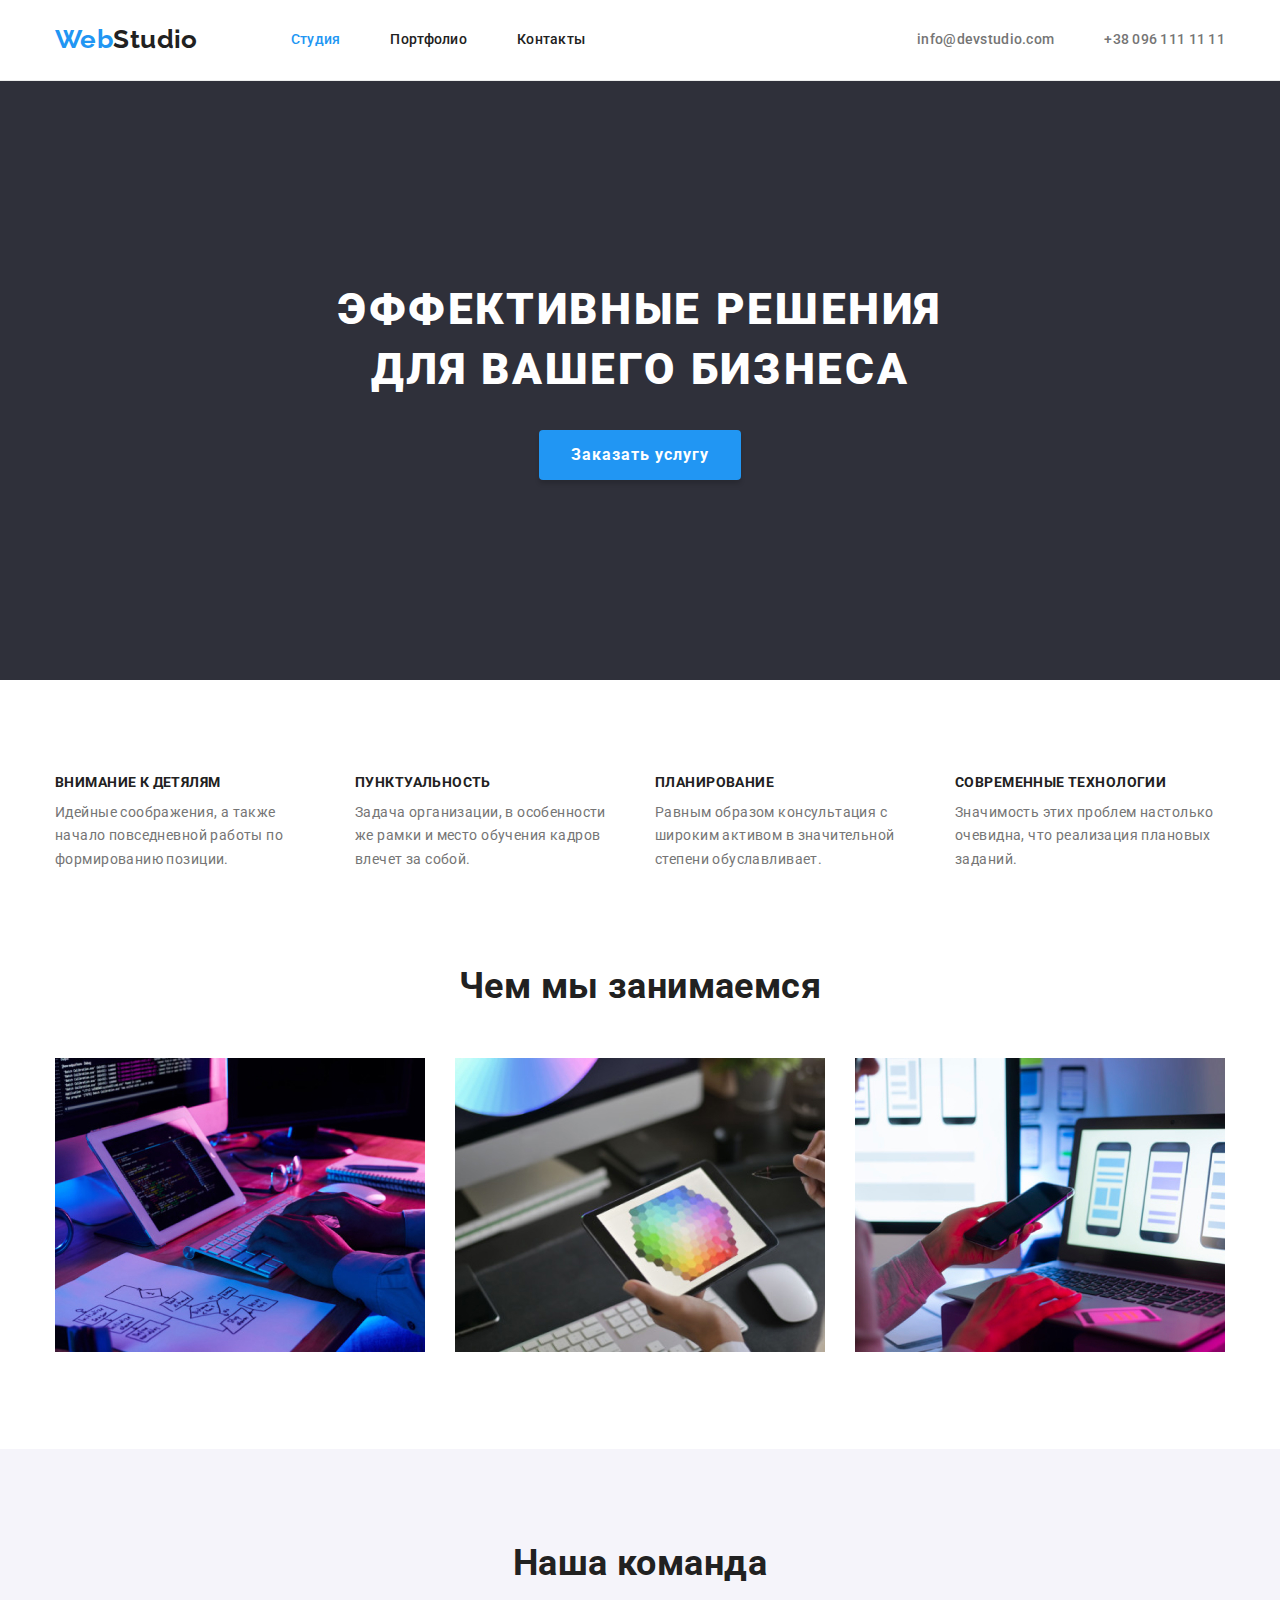
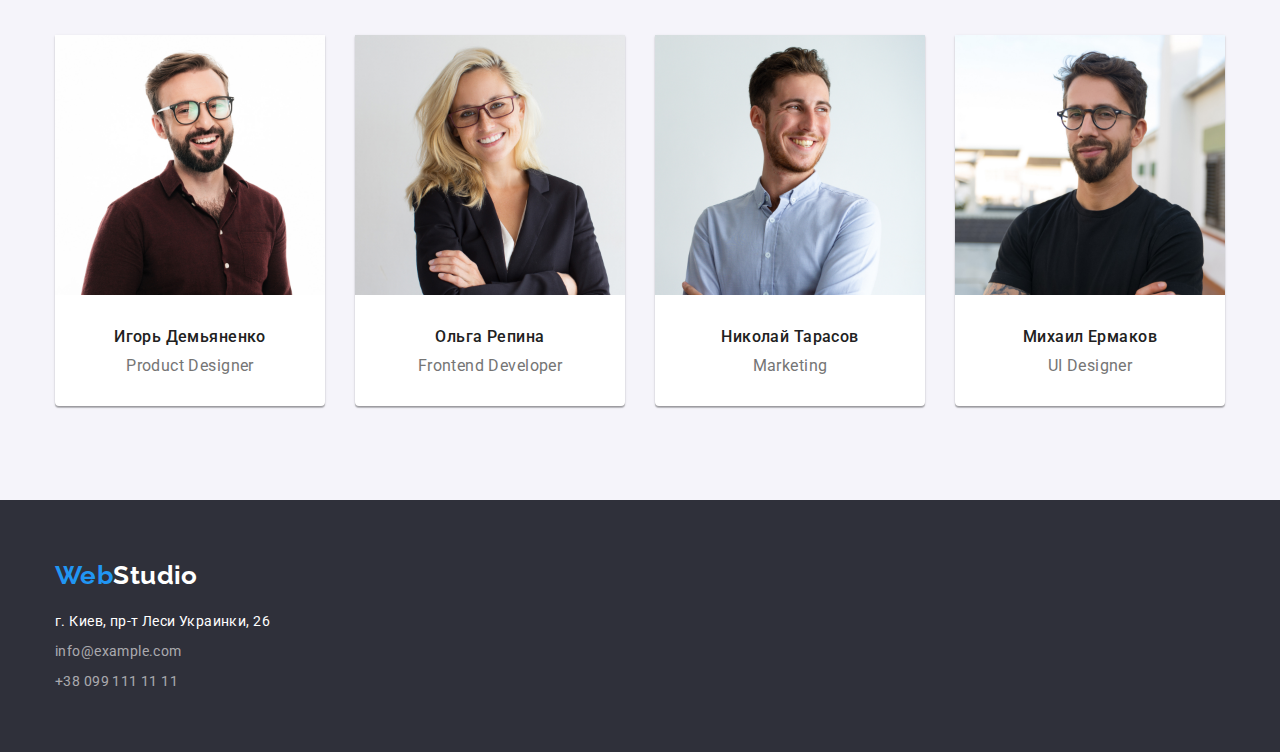
<file: index.html>
<!DOCTYPE html>
<html lang="ru">
  <head>
    <!-- <meta http-equiv="Content-Type" content="charset=utf-8" /> -->
    <meta charset="utf-8" />
    <link rel="preconnect" href="https://fonts.googleapis.com" />
    <link rel="preconnect" href="https://fonts.gstatic.com" crossorigin />
    <link
      href="https://fonts.googleapis.com/css2?family=Raleway:wght@700&family=Roboto:wght@400;500;700;900&display=swap"
      rel="stylesheet"
    />
    <link rel="stylesheet" href="./css/modern-normalize.css" />
    <link rel="stylesheet" href="./css/style.css" />

    <title>
      Студия WebStudio - макеты веб-сайтов, приложений, актуальные маркетинговые
      и дизайнерские решения
    </title>
  </head>
  <body>
    <!-- Хедер (шапка) -->
    <header class="top-line">
      <div class="box container">
        <nav class="nav-main">
          <ul class="list">
            <li>
              <a href="./index.html" class="logo">
                Web<span class="top-logo">Studio</span>
              </a>
            </li>
            <li>
              <a href="./index.html" class="link selected">Студия</a>
            </li>
            <li>
              <a href="./portfolio.html" class="link">Портфолио</a>
            </li>
            <li>
              <a href="" class="link">Контакты</a>
            </li>
          </ul>
        </nav>
        <ul class="list">
          <li>
            <a href="mailto:info@devstudio.com" class="link mail-link"
              >info@devstudio.com</a
            >
          </li>
          <li>
            <a href="tel:+380961111111" class="link phone-link"
              >+38 096 111 11 11</a
            >
          </li>
        </ul>
      </div>
    </header>
    <main>
      <!-- Герой -->
      <section class="section hero">
        <div class="container">
          <h1 class="hero-title">
            Эффективные решения<br />
            для вашего бизнеса
          </h1>
          <button type="button" class="hero-but">Заказать услугу</button>
        </div>
      </section>
      <!-- Блок Особенности -->
      <section class="section features">
        <div class="container">
          <h2 class="hiden">Особенности</h2>
          <ul class="list">
            <li>
              <h3 class="title-third">Внимание к детялям</h3>
              <p class="text">
                Идейные соображения, а также начало повседневной работы по
                формированию позиции.
              </p>
            </li>
            <li>
              <h3 class="title-third">Пунктуальность</h3>
              <p class="text">
                Задача организации, в особенности же рамки и место обучения
                кадров влечет за собой.
              </p>
            </li>
            <li>
              <h3 class="title-third">Планирование</h3>
              <p class="text">
                Равным образом консультация с широким активом в значительной
                степени обуславливает.
              </p>
            </li>
            <li>
              <h3 class="title-third">Современные технологии</h3>
              <p class="text">
                Значимость этих проблем настолько очевидна, что реализация
                плановых заданий.
              </p>
            </li>
          </ul>
        </div>
      </section>
      <!--Чем мы занимаемся-->
      <section class="section what-we-do">
        <h2 class="title-second">Чем мы занимаемся</h2>
        <div class="container">
          <ul class="list">
            <li>
              <a href="">
                <img
                  src="./images/what_we_do.jpg"
                  alt="Программирование"
                  width="100%"
                />
              </a>
            </li>
            <li>
              <a href="">
                <img
                  src="./images/what_we_do2.jpg"
                  alt="Адаптация под мобильные устройства"
                  width="100%"
                />
              </a>
            </li>
            <li>
              <a href="">
                <img
                  src="./images/what_we_do3.jpg"
                  alt="Разработка дизайна"
                  width="100%"
                />
              </a>
            </li>
          </ul>
        </div>
      </section>
      <!--Наша команда-->
      <section class="section our-team">
        <div class="container">
          <h2 class="title-second">Наша команда</h2>
          <ul class="list">
            <li class="list-box">
              <img
                src="./images/team/igordem.jpg"
                alt="Дизайнер продукта Игорь демьяненко"
                width="100%"
              />
              <h3 class="title-third">Игорь Демьяненко</h3>
              <p class="text">Product Designer</p>
            </li>
            <li class="list-box">
              <img
                src="./images/team/olgarel.jpg"
                alt="Фронтенд разработчик Ольга Репина"
                width="100%"
              />
              <h3 class="title-third">Ольга Репина</h3>
              <p class="text">Frontend Developer</p>
            </li>
            <li class="list-box">
              <img
                src="./images/team/koliatar.jpg"
                alt="Маркетолог Николай Тарасов"
                width="100%"
              />
              <h3 class="title-third">Николай Тарасов</h3>
              <p class="text">Marketing</p>
            </li>
            <li class="list-box">
              <img
                src="./images/team/michailerm.jpg"
                alt="UI Дизайнер Михаил Ермаков"
                width="100%"
              />
              <h3 class="title-third">Михаил Ермаков</h3>
              <p class="text">UI Designer</p>
            </li>
          </ul>
        </div>
      </section>
    </main>
    <!--Подвал-->
    <footer class="bot-line">
      <div class="container">
        <a href="./index.html" class="logo">
          Web<span class="bot-logo">Studio</span>
        </a>
        <ul class="list">
          <li>
            <address class="address">г. Киев, пр-т Леси Украинки, 26</address>
          </li>
          <li>
            <a href="mailto:info@example.com" class="link">info@example.com</a>
          </li>
          <li>
            <a href="tel:+380991111111" class="link">+38 099 111 11 11</a>
          </li>
        </ul>
      </div>
    </footer>
  </body>
</html>
</file>
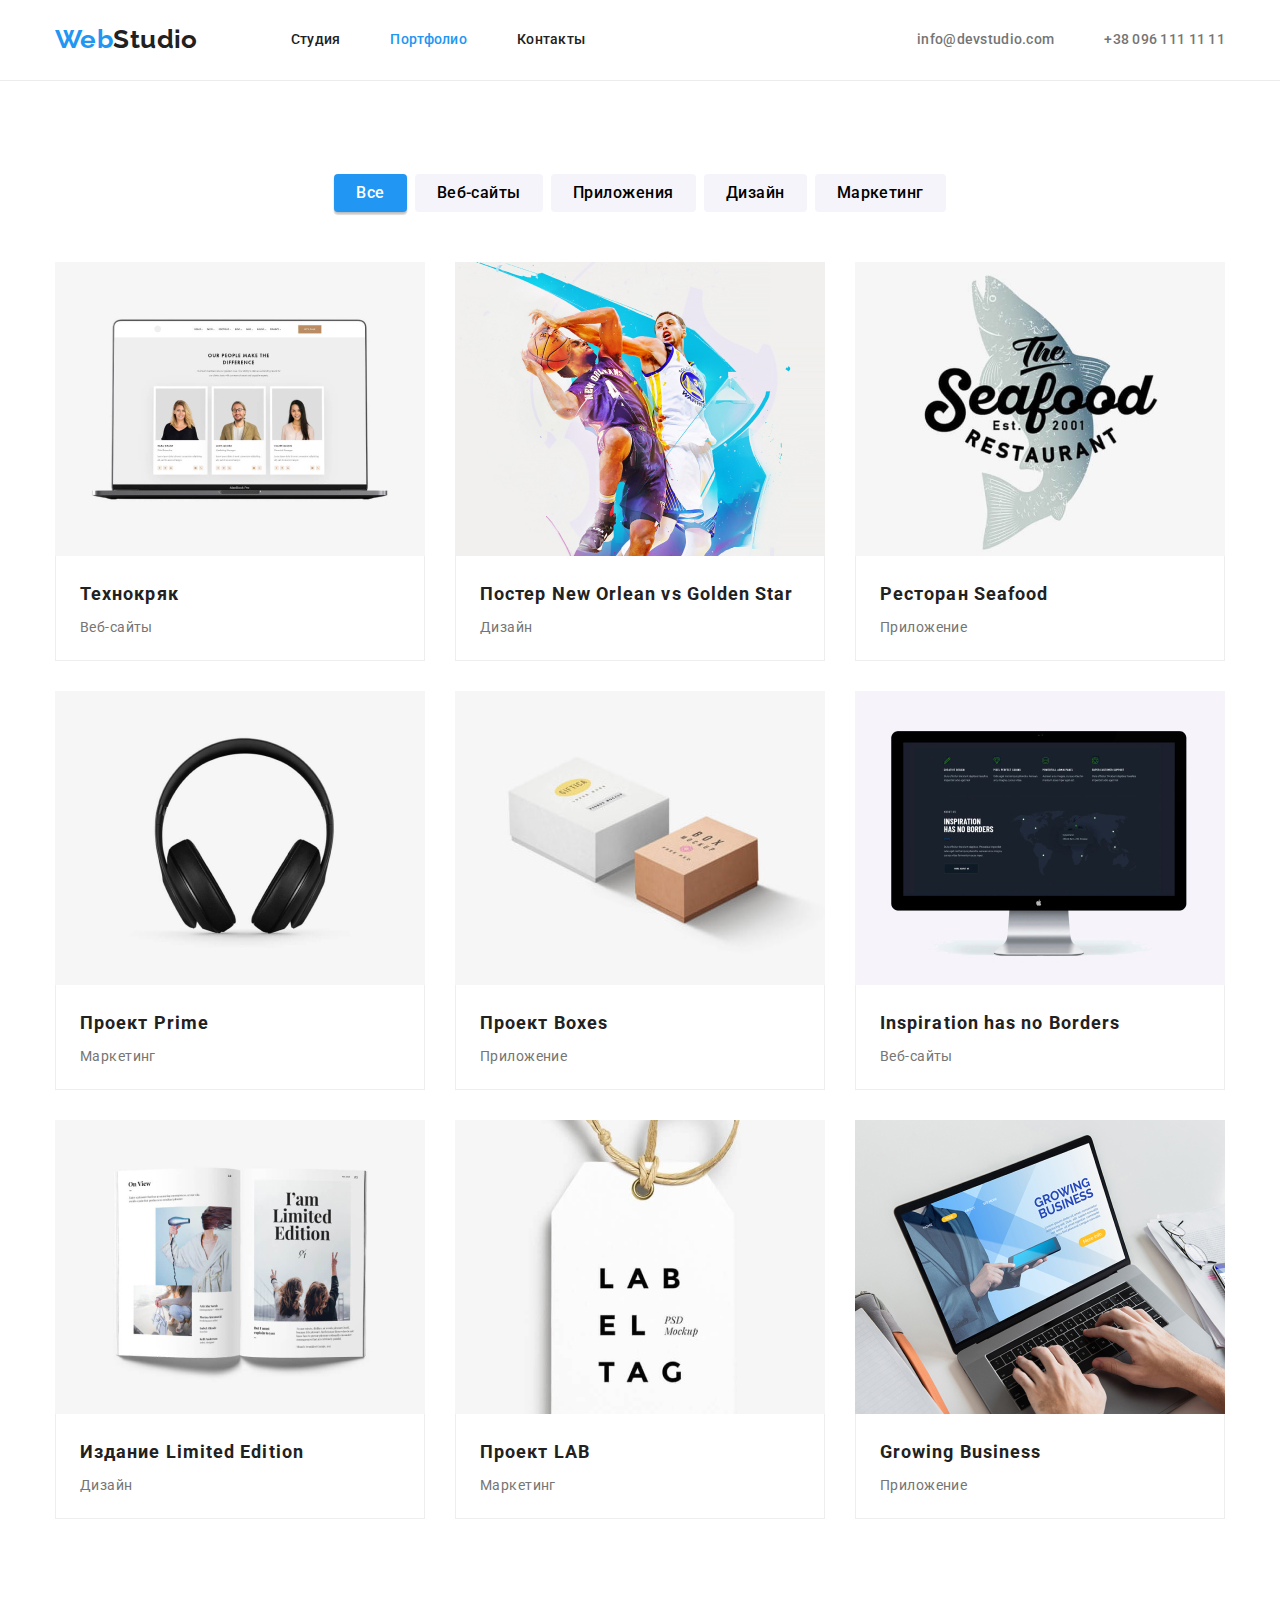
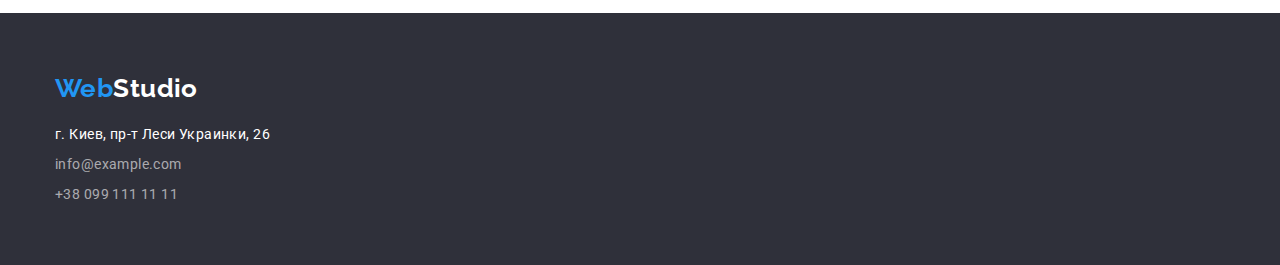
<file: portfolio.html>
<!DOCTYPE html>
<html lang="ru">
  <head>
    <!-- <meta http-equiv="Content-Type" content="charset=utf-8" /> -->
    <meta charset="utf-8" />
    <link rel="preconnect" href="https://fonts.googleapis.com" />
    <link rel="preconnect" href="https://fonts.gstatic.com" crossorigin />
    <link
      href="https://fonts.googleapis.com/css2?family=Raleway:wght@700&family=Roboto:wght@400;500;700;900&display=swap"
      rel="stylesheet"
    />
    <link rel="stylesheet" href="./css/modern-normalize.css" />
    <link rel="stylesheet" href="./css/style.css" />
    <title>
      Портфолио - веб-сайты, дизайн, приложения, релкамные проекты | WebStudio
    </title>
  </head>
  <body>
    <!-- Хедер (шапка) -->
    <header class="top-line">
      <div class="box container">
        <nav class="nav-main">
          <ul class="list">
            <li>
              <a href="./index.html" class="logo">
                Web<span class="top-logo">Studio</span>
              </a>
            </li>
            <li>
              <a href="./index.html" class="link">Студия</a>
            </li>
            <li>
              <a href="./portfolio.html" class="link selected">Портфолио</a>
            </li>
            <li>
              <a href="" class="link">Контакты</a>
            </li>
          </ul>
        </nav>
        <ul class="list">
          <li>
            <a href="mailto:info@devstudio.com" class="link mail-link"
              >info@devstudio.com</a
            >
          </li>
          <li>
            <a href="tel:+380961111111" class="link phone-link"
              >+38 096 111 11 11</a
            >
          </li>
        </ul>
      </div>
    </header>
    <main>
      <section class="section">
        <div class="container">
          <h1 class="hiden">Портфолио студии Веб-студио</h1>
          <!-- Фильтры Портфолио -->
          <ul class="list filter">
            <li class="f-but">
              <button type="button" class="active-but but">Все</button>
            </li>
            <li class="f-but">
              <button type="button" class="but">Веб-сайты</button>
            </li>
            <li class="f-but">
              <button type="button" class="but">Приложения</button>
            </li>
            <li class="f-but">
              <button type="button" class="but">Дизайн</button>
            </li>
            <li class="f-but">
              <button type="button" class="but">Маркетинг</button>
            </li>
          </ul>
          <!-- Список кейсов портфолио -->
          <ul class="list portfolio-list">
            <li class="list-child">
              <img
                src="./images/portfolio/technokrjak.jpg"
                alt="Веб-сайт на экране ноутбука"
                width="370"
                class="image"
              />
              <div class="border-box">
                <h3 class="title-third">Технокряк</h3>
                <p class="text">Веб-сайты</p>
              </div>
            </li>
            <li class="list-child">
              <img
                src="./images/portfolio/neworlean-goldenstar.jpg"
                width="370"
                alt="Постер с баскетболистами"
                class="image"
              />
              <div class="border-box">
                <h3 class="title-third" lang="en">
                  Постер New Orlean vs Golden Star
                </h3>
                <p class="text">Дизайн</p>
              </div>
            </li>
            <li class="list-child">
              <img
                src="./images/portfolio/restaurant-seafood.jpg"
                width="370"
                alt="Логотип ресторана Сифуд"
                class="image"
              />
              <div class="border-box">
                <h3 class="title-third">Ресторан Seafood</h3>
                <p class="text">Приложение</p>
              </div>
            </li>
            <li class="list-child">
              <img
                src="./images/portfolio/prime-project.jpg"
                width="370"
                alt="Большие наушники черного цвета"
                class="image"
              />
              <div class="border-box">
                <h3 class="title-third">Проект Prime</h3>
                <p class="text">Маркетинг</p>
              </div>
            </li>
            <li class="list-child">
              <img
                src="./images/portfolio/boxes-project.jpg"
                width="370"
                alt="Две коробки"
                class="image"
              />
              <div class="border-box">
                <h3 class="title-third">Проект Boxes</h3>
                <p class="text">Приложение</p>
              </div>
            </li>
            <li class="list-child">
              <img
                src="./images/portfolio/inspiration.jpg"
                width="370"
                alt="Веб-сайт на компьютере"
                class="image"
              />
              <div class="border-box">
                <h3 class="title-third" lang="en">
                  Inspiration has no Borders
                </h3>
                <p class="text">Веб-сайты</p>
              </div>
            </li>
            <li class="list-child">
              <img
                src="./images/portfolio/mag-limited.jpg"
                width="370"
                alt="Журнал Лимитед Эдишн"
                class="image"
              />
              <div class="border-box">
                <h3 class="title-third">Издание Limited Edition</h3>
                <p class="text">Дизайн</p>
              </div>
            </li>
            <li class="list-child">
              <img
                src="./images/portfolio/lab-project.jpg"
                width="370"
                alt="Бирка с надписью Лаб Ель Тэг"
                class="image"
              />
              <div class="border-box">
                <h3 class="title-third">Проект LAB</h3>
                <p class="text">Маркетинг</p>
              </div>
            </li>
            <li class="list-child">
              <img
                src="./images/portfolio/growing-business.jpg"
                width="370"
                alt="Ноутбук с приложением Гроуин Бизнес"
                class="image"
              />
              <div class="border-box">
                <h3 class="title-third" lang="en">Growing Business</h3>
                <p class="text">Приложение</p>
              </div>
            </li>
          </ul>
        </div>
      </section>
    </main>
    <!--Подвал-->
    <footer class="bot-line">
      <div class="container">
        <a href="./index.html" class="logo">
          Web<span class="bot-logo">Studio</span>
        </a>
        <ul class="list">
          <li>
            <address class="address">г. Киев, пр-т Леси Украинки, 26</address>
          </li>
          <li>
            <a href="mailto:info@example.com" class="link">info@example.com</a>
          </li>
          <li>
            <a href="tel:+380991111111" class="link">+38 099 111 11 11</a>
          </li>
        </ul>
      </div>
    </footer>
  </body>
</html>
</file>
<file: css/style.css>
:root {
  --primary-text-color: #212121;
  --text-color: #757575;
  --accent-color: #2196f3;
  --white-color: #fff;
  --second-background-color: #2f303a;
  --third-background-color: #f5f4fa;
  --card-set-gap: 20px;
  --card-shadow: 0px 2px 1px -1px rgba(0, 0, 0, 0.2),
    0px 1px 1px 0px rgba(0, 0, 0, 0.14), 0px 1px 3px 0px rgba(0, 0, 0, 0.12);
  --shadow-box: 0px 1px 3px rgba(0, 0, 0, 0.12), 0px 1px 1px rgba(0, 0, 0, 0.14),
    0px 2px 1px rgba(0, 0, 0, 0.2);
}

body {
  background-color: var(--white-color);
  color: var(--primary-text-color);
  font-family: "Roboto", sans-serif;
  font-style: normal;
  font-size: 14px;
  letter-spacing: 0.03em;
  line-height: 1.2;
}

h1,
h2,
h3,
h4,
h5,
h6,
p,
ul {
  margin: 0;
}

ul {
  display: flex;
  flex-wrap: wrap;
  justify-content: space-between;
  padding: 0;
}

/* CONTAINER */
.container {
  max-width: 1200px;
  width: 100%;
  padding-left: 15px;
  padding-right: 15px;

  margin-left: auto;
  margin-right: auto;
}

/* Общие отступы для блоков */
.section {
  padding-bottom: 94px;
  padding-top: 94px;
  margin: 0 auto;
}

/* Хедер. Логотип */
.logo {
  margin-right: 93px;
  text-decoration: none;
  font-family: "Raleway", sans-serif;
  font-weight: bold;
  font-size: 26px;
  color: var(--accent-color);
}

.logo .top-logo {
  color: var(--primary-text-color);
}

.logo .bot-logo {
  color: var(--white-color);
}

.box {
  display: flex;
  align-items: center;
  justify-content: space-between;
}

.list {
  list-style: none;
}
.nav-main li:nth-child(n + 3) {
  margin-left: 50px;
}

/* Хедер. Навигационное меню */
.top-line .list {
  align-items: center;
}
.top-line {
  outline: 1px solid #ececec;
  padding-top: 24px;
  padding-bottom: 25px;
}
.top-line .link {
  text-decoration: none;
  font-weight: 500;
  line-height: 1.14;
  letter-spacing: 0.02em;
  color: var(--text-color);
}
.nav-main .link {
  color: var(--primary-text-color);
}

.nav-main .link:hover,
.nav-main .link:focus {
  color: var(--accent-color);
}

/* Выбранный пункт меню */
.nav-main .selected {
  color: var(--accent-color);
}

.mail-link {
  margin-right: 50px;
}

.mail-link,
.phone-link {
  color: var(--text-color);
  justify-content: flex-end;
}

.mail-link:hover,
.mail-link:focus {
  color: var(--accent-color);
}

.phone-link:hover,
.phone-link:focus {
  color: var(--accent-color);
}

/* Формат текста */
.text {
  color: var(--text-color);
  line-height: 1.7;
}

.title-second {
  font-weight: bold;
  font-size: 36px;
  text-align: center;
  margin-bottom: 50px;
  line-height: 1.16;
}

/* Герой */
.hero {
  background-color: var(--second-background-color);
  text-align: center;
  padding-top: 200px;
  padding-bottom: 200px;
  max-width: 1600px;
}

/* Заголовок h1 */
.hero .hero-title {
  font-weight: 900;
  font-size: 44px;
  line-height: 1.36;
  margin: 0 auto;
  margin-bottom: 30px;

  letter-spacing: 0.06em;
  text-transform: uppercase;

  color: var(--white-color);
}

.hero .hero-but {
  background-color: var(--accent-color);
  box-shadow: 0px 4px 4px rgba(0, 0, 0, 0.15);
  border-radius: 4px;
  border-width: 0px;
  padding: 10px 32px;

  font-family: inherit;
  font-weight: bold;
  font-size: 16px;
  line-height: 1.87;
  /* identical to box height, 30 px or 187% */

  cursor: pointer;
  letter-spacing: 0.06em;

  color: #ffffff;
}

/* Особенности  */
.hiden {
  display: none;
}

.features {
  padding-bottom: 0px;
}

.features li {
  width: 270px;
  margin-right: 30px;
}
.features li:last-child {
  margin-right: 0px;
}

.features .title-third {
  font-weight: bold;
  font-size: 14px;
  text-transform: uppercase;
  margin-bottom: 10px;
}

/* Чем мы занимаемся */

/* Наша команда */
.our-team {
  background-color: var(--third-background-color);
  text-align: center;
  font-weight: normal;
}
.our-team .list {
  flex-wrap: nowrap;
}
.our-team .list-box {
  box-shadow: var(--shadow-box);
  border-radius: 0px 0px 4px 4px;
  background-color: var(--white-color);
  line-height: 1.16;
}

.list-box:not(:last-child) {
  margin-right: 30px;
}

.our-team .title-third {
  margin-top: 30px;
  font-size: 16px;
  font-weight: 500;
  line-height: inherit;
}
.our-team .text {
  font-size: 16px;
  margin-top: 10px;
  margin-bottom: 30px;
  line-height: inherit;
}

/* Футер */
.bot-line {
  background-color: var(--second-background-color);
  padding-top: 60px;
  padding-bottom: 60px;
}

.bot-line li:not(first-child) {
  margin-bottom: 9px;
}

.bot-line li:last-child {
  margin-bottom: 0px;
}

.bot-line .list {
  align-items: flex-start;
  flex-direction: column;
  margin-top: 20px;
  line-height: 1.5;
}

.bot-line .link {
  text-decoration: none;
  color: rgba(255, 255, 255, 0.6);
}

.bot-line .address {
  font-style: normal;
  color: #ffffff;
}

.bot-line .link:hover,
.bot-line .link:focus {
  color: var(--accent-color);
}

/* Фильтры страницы Портфолио */

.but {
  background-color: #f5f4fa;
  border-radius: 4px;
  border-width: 0px;
  padding: 6px 22px;

  font-family: inherit;
  font-size: 16px;
  line-height: 1.625;
  font-weight: 500;

  cursor: pointer;
  text-align: center;
  letter-spacing: 0.03em;
}

.active-but {
  background-color: var(--accent-color);
  /* shadow-middle */

  box-shadow: 0px 3px 1px rgba(0, 0, 0, 0.1), 0px 1px 2px rgba(0, 0, 0, 0.08),
    0px 2px 2px rgba(0, 0, 0, 0.12);
  border-radius: 4px;
  border-width: 0px;
  color: white;
}

.filter {
  justify-content: center;
  margin-bottom: 50px;
}

.f-but:not(:last-child) {
  margin-right: 8px;
}

.filter .but:hover,
.filter .but:focus {
  background-color: var(--accent-color);
  /* shadow-middle */

  box-shadow: 0px 3px 1px rgba(0, 0, 0, 0.1), 0px 1px 2px rgba(0, 0, 0, 0.08),
    0px 2px 2px rgba(0, 0, 0, 0.12);
  border-radius: 4px;
  border-width: 0px;
  color: white;
}

/* Карточки Портфолио */
.cards {
  flex-wrap: wrap;
}
.image {
  display: block;
}

.border-box {
  border: 1px solid #eeeeee;
  border-top: 0px;
  padding: 20px 24px;
}

.list-child:nth-child(-n + 6) {
  margin-bottom: 30px;
}

.portfolio-list .title-third {
  font-weight: bold;
  font-size: 18px;
  line-height: 2;
  letter-spacing: 0.06em;
  margin-bottom: 4px;
}

.cards .text {
  font-size: 16px;
  line-height: 1.875;
}
</file>
